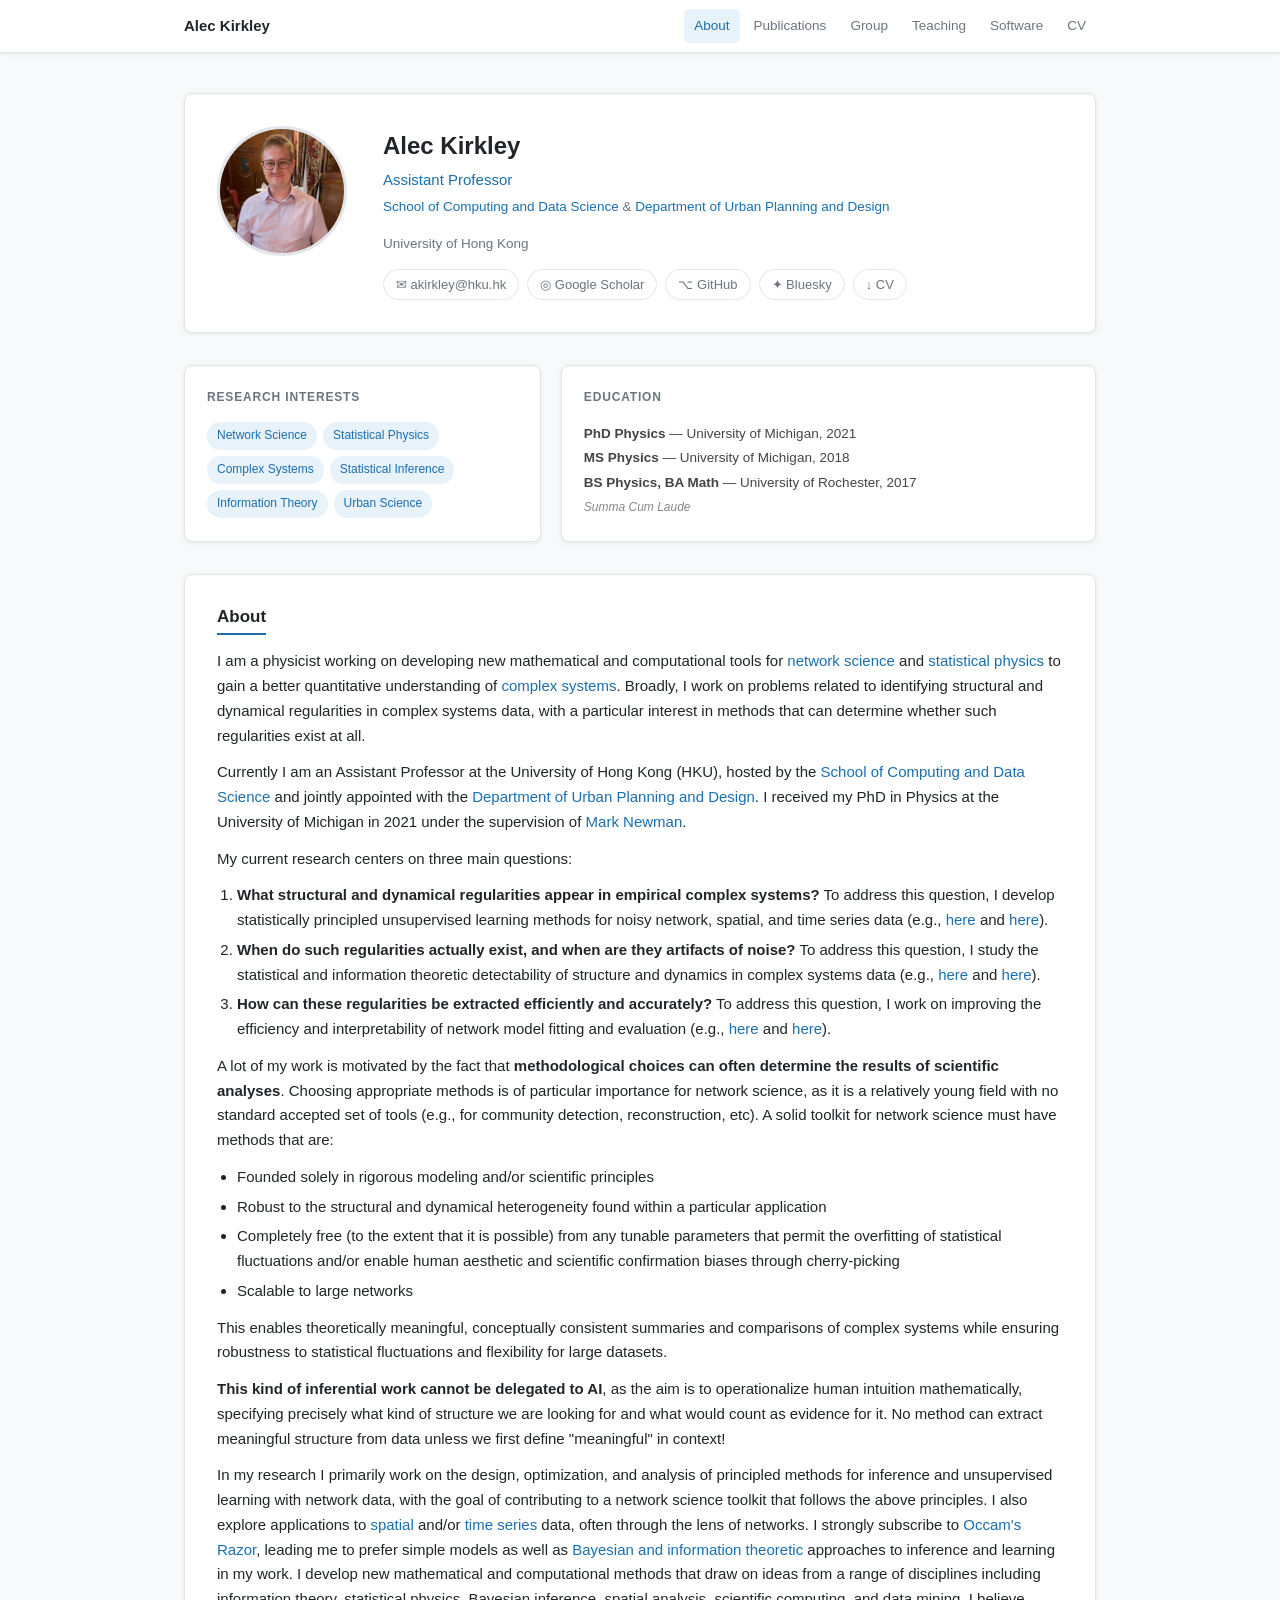
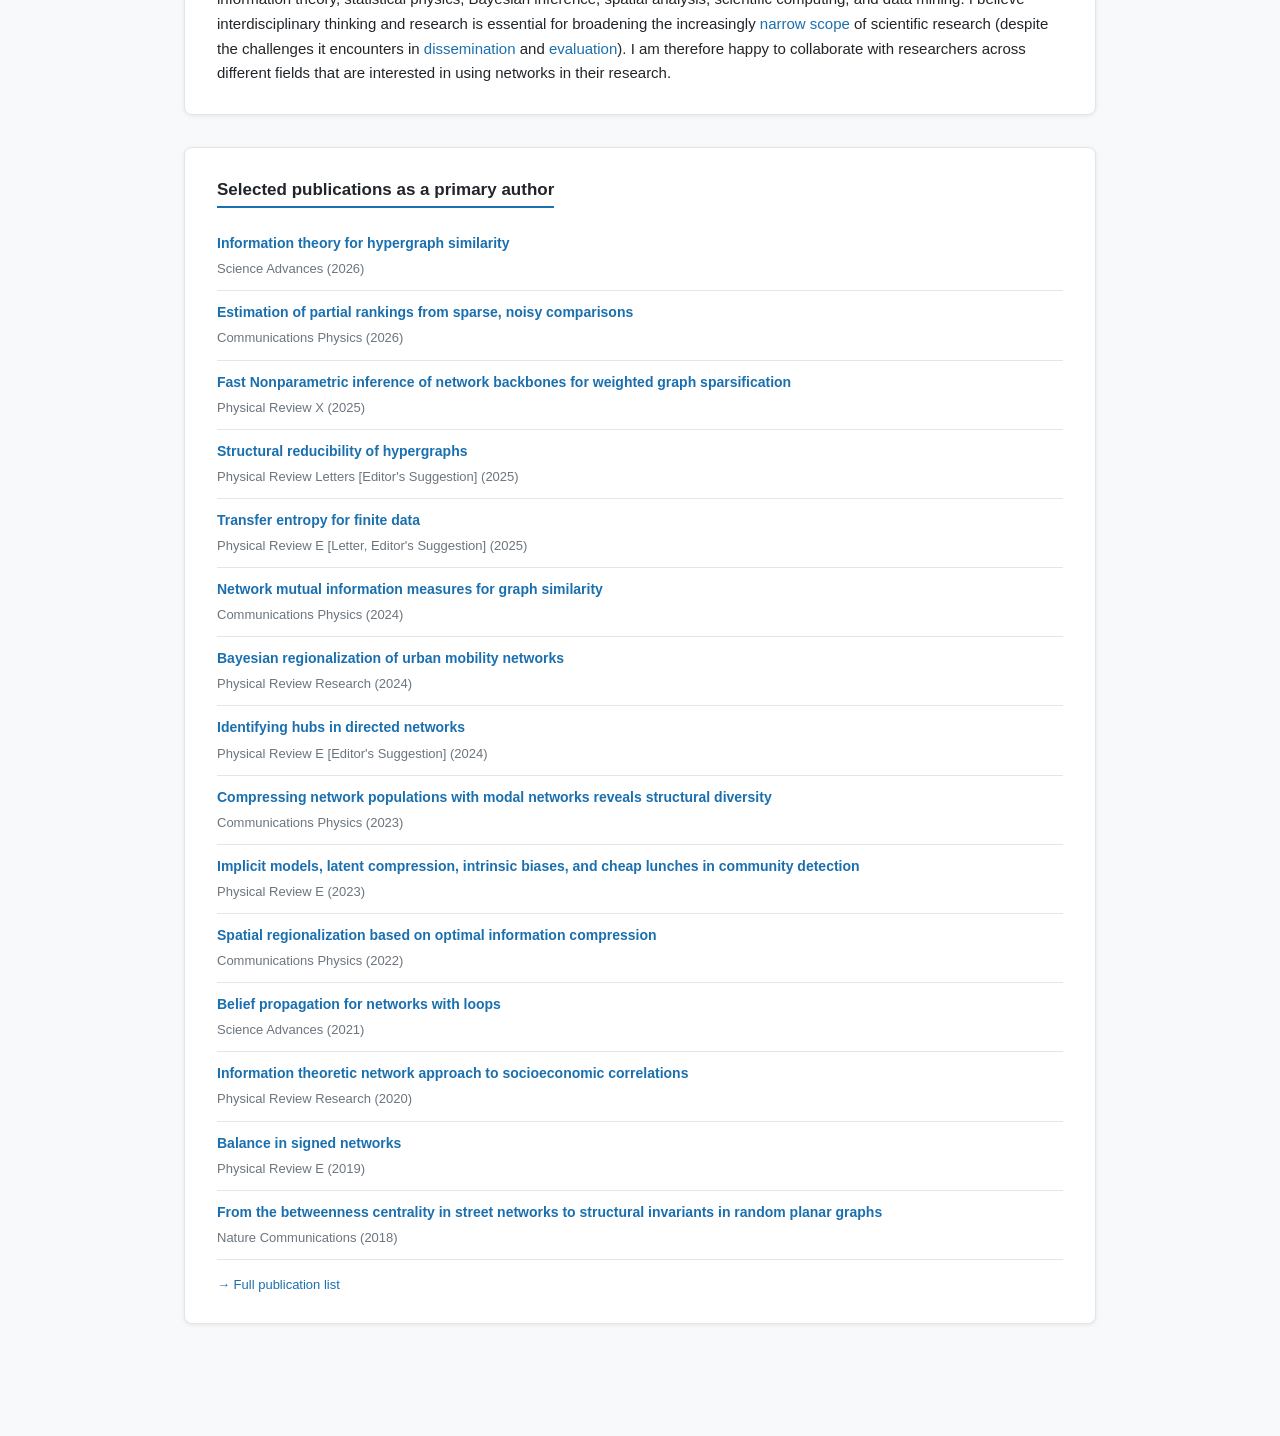
<file: index.html>
<!DOCTYPE html>
<html lang="en">
<head>
<meta charset="UTF-8">
<meta name="viewport" content="width=device-width, initial-scale=1.0">
<title>Alec Kirkley</title>
<link rel="stylesheet" href="style.css">
</head>
<body>

<nav>
  <div class="nav-inner">
    <a class="nav-brand" href="index.html">Alec Kirkley</a>
    <a class="nav-link active" href="index.html">About</a>
    <a class="nav-link" href="pubs.html">Publications</a>
    <a class="nav-link" href="group.html">Group</a>
    <a class="nav-link" href="teaching.html">Teaching</a>
    <a class="nav-link" href="software.html">Software</a>
    <a class="nav-link" href="files/cv.pdf">CV</a>
  </div>
</nav>

<div class="page">

  <!-- Hero -->
  <div class="hero">
    <img class="hero-photo" src="files/avatar.jpg" alt="Alec Kirkley">
    <div class="hero-body">
      <div class="hero-name">Alec Kirkley</div>
      <div class="hero-role">Assistant Professor</div>
      <div class="hero-org"><a href="https://www.cds.hku.hk/" target="_blank">School of Computing and Data Science</a> &amp; <a href="https://www.arch.hku.hk/staff/upad/kirkley-alec/?dept=upad" target="_blank">Department of Urban Planning and Design</a></div>
      <div class="hero-org">University of Hong Kong</div>
      <div class="hero-links">
        <a class="hero-link" href="mailto:akirkley@hku.hk">✉ akirkley@hku.hk</a>
        <a class="hero-link" href="https://scholar.google.com/citations?user=42b-2NcAAAAJ&hl=en" target="_blank">◎ Google Scholar</a>
        <a class="hero-link" href="https://github.com/aleckirkley" target="_blank">⌥ GitHub</a>
        <a class="hero-link" href="https://bsky.app/profile/captainkirk1041.bsky.social" target="_blank">✦ Bluesky</a>
        <a class="hero-link" href="files/cv.pdf">↓ CV</a>
      </div>
    </div>
  </div>

  <!-- 2-column info cards -->
  <div class="grid-2">
    <div class="card">
      <div class="card-title">Research Interests</div>
      <div class="tag-list">
        <span class="tag">Network Science</span>
        <span class="tag">Statistical Physics</span>
        <span class="tag">Complex Systems</span>
        <span class="tag">Statistical Inference</span>
        <span class="tag">Information Theory</span>
        <span class="tag">Urban Science</span>
      </div>
    </div>
    <div class="card">
      <div class="card-title">Education</div>
      <div style="font-size:13.5px; color:#444; line-height:1.8;">
        <div><strong>PhD Physics</strong> — University of Michigan, 2021</div>
        <div><strong>MS Physics</strong> — University of Michigan, 2018</div>
        <div><strong>BS Physics, BA Math</strong> — University of Rochester, 2017<br><em style="font-size:12px;color:#888">Summa Cum Laude</em></div>
      </div>
    </div>
  </div>

  <!-- Bio + Selected Pubs -->
  <div>
    <div class="section">
      <h2>About</h2>
      <p>I am a physicist working on developing new mathematical and computational tools for <a href="https://en.wikipedia.org/wiki/Network_science">network science</a> and <a href="https://en.wikipedia.org/wiki/Statistical_physics">statistical physics</a> to gain a better quantitative understanding of <a href="https://en.wikipedia.org/wiki/Complex_system">complex systems</a>. Broadly, I work on problems related to identifying structural and dynamical regularities in complex systems data, with a particular interest in methods that can determine whether such regularities exist at all.</p>
      <p>Currently I am an Assistant Professor at the University of Hong Kong (HKU), hosted by the <a href="https://www.cds.hku.hk/">School of Computing and Data Science</a> and jointly appointed with the <a href="https://www.arch.hku.hk/staff/upad/kirkley-alec/?dept=upad">Department of Urban Planning and Design</a>. I received my PhD in Physics at the University of Michigan in 2021 under the supervision of <a href="http://www-personal.umich.edu/~mejn/">Mark Newman</a>.</p>
      <p>My current research centers on three main questions:</p>
      <ol>        
        <li><strong>What structural and dynamical regularities appear in empirical complex systems?</strong> To address this question, I develop statistically principled unsupervised learning methods for noisy network, spatial, and time series data (e.g., <a href="https://journals.aps.org/prx/abstract/10.1103/4pg6-mtmt">here</a> and <a href="https://www.nature.com/articles/s42005-022-01029-4">here</a>).</li>
        <li><strong>When do such regularities actually exist, and when are they artifacts of noise?</strong> To address this question, I study the statistical and information theoretic detectability of structure and dynamics in complex systems data (e.g., <a href="https://journals.aps.org/prl/abstract/10.1103/xrn7-cz8v">here</a> and <a href="https://journals.aps.org/pre/abstract/10.1103/tcss-5hn3">here</a>).</li>
        <li><strong>How can these regularities be extracted efficiently and accurately?</strong> To address this question, I work on improving the efficiency and interpretability of network model fitting and evaluation (e.g., <a href="https://advances.sciencemag.org/content/7/17/eabf1211">here</a> and <a href="https://journals.aps.org/prresearch/abstract/10.1103/PhysRevResearch.6.033307">here</a>).</li>
      </ol>
      <p>A lot of my work is motivated by the fact that <strong>methodological choices can often determine the results of scientific analyses</strong>. Choosing appropriate methods is of particular importance for network science, as it is a relatively young field with no standard accepted set of tools (e.g., for community detection, reconstruction, etc). A solid toolkit for network science must have methods that are:</p>
      <ul>
        <li>Founded solely in rigorous modeling and/or scientific principles</li>
        <li>Robust to the structural and dynamical heterogeneity found within a particular application</li>
        <li>Completely free (to the extent that it is possible) from any tunable parameters that permit the overfitting of statistical fluctuations and/or enable human aesthetic and scientific confirmation biases through cherry-picking</li>
        <li>Scalable to large networks</li>
      </ul>
      <p>This enables theoretically meaningful, conceptually consistent summaries and comparisons of complex systems while ensuring robustness to statistical fluctuations and flexibility for large datasets.</p> 
        
        <p><strong>This kind of inferential work cannot be delegated to AI</strong>, as the aim is to operationalize human intuition mathematically, specifying precisely what kind of structure we are looking for and what would count as evidence for it. No method can extract meaningful structure from data unless we first define "meaningful" in context!</p> 
        
        <p>In my research I primarily work on the design, optimization, and analysis of principled methods for inference and unsupervised learning with network data, with the goal of contributing to a network science toolkit that follows the above principles. I also explore applications to <a href="https://www.nature.com/articles/s42005-022-01029-4">spatial</a> and/or <a href="https://journals.aps.org/pre/abstract/10.1103/tcss-5hn3">time series</a> data, often through the lens of networks. I strongly subscribe to <a href="https://simple.wikipedia.org/wiki/Occam%27s_razor">Occam's Razor</a>, leading me to prefer simple models as well as <a href="https://www.inference.org.uk/mackay/itprnn/ps/343.355.pdf">Bayesian and information theoretic</a> approaches to inference and learning in my work.
      I develop new mathematical and computational methods that draw on ideas from a range of disciplines including information theory, statistical physics, Bayesian inference, spatial analysis, scientific computing, and data mining. I believe interdisciplinary thinking and research is essential for broadening the increasingly <a href="https://www.science.org/doi/10.1126/science.1150473">narrow scope</a> of scientific research (despite the challenges it encounters in <a href="https://www.sciencedirect.com/science/article/abs/pii/S1751157723000937">dissemination</a> and <a href="https://www.tandfonline.com/doi/full/10.1080/00221546.2024.2301912">evaluation</a>). I am therefore happy to collaborate with researchers across different fields that are interested in using networks in their research.</p>
    </div>

    <div class="section">
      <h2>Selected publications as a primary author</h2>
      <div class="sel-pub">
        <strong><a href="https://www.science.org/doi/10.1126/sciadv.aec5619" target="_blank">Information theory for hypergraph similarity</a></strong>
        <span>Science Advances (2026)</span>
      </div>
      <div class="sel-pub">
        <strong><a href="https://www.nature.com/articles/s42005-025-02461-y" target="_blank">Estimation of partial rankings from sparse, noisy comparisons</a></strong>
        <span>Communications Physics (2026)</span>
      </div>
      <div class="sel-pub">
        <strong><a href="https://journals.aps.org/prx/abstract/10.1103/4pg6-mtmt" target="_blank">Fast Nonparametric inference of network backbones for weighted graph sparsification</a></strong>
        <span>Physical Review X (2025)</span>
      </div>
      <div class="sel-pub">
        <strong><a href="https://journals.aps.org/prl/abstract/10.1103/xrn7-cz8v" target="_blank">Structural reducibility of hypergraphs</a></strong>
        <span>Physical Review Letters [Editor's Suggestion] (2025)</span>
      </div>
      <div class="sel-pub">
        <strong><a href="https://journals.aps.org/pre/abstract/10.1103/tcss-5hn3" target="_blank">Transfer entropy for finite data</a></strong>
        <span>Physical Review E [Letter, Editor's Suggestion] (2025)</span>
      </div>
      <div class="sel-pub">
        <strong><a href="https://www.nature.com/articles/s42005-024-01830-3" target="_blank">Network mutual information measures for graph similarity</a></strong>
        <span>Communications Physics (2024)</span>
      </div>
      <div class="sel-pub">
        <strong><a href="https://journals.aps.org/prresearch/abstract/10.1103/PhysRevResearch.6.033307" target="_blank">Bayesian regionalization of urban mobility networks</a></strong>
        <span>Physical Review Research (2024)</span>
      </div>
      <div class="sel-pub">
        <strong><a href="https://journals.aps.org/pre/abstract/10.1103/PhysRevE.109.034310/" target="_blank">Identifying hubs in directed networks</a></strong>
        <span>Physical Review E [Editor's Suggestion] (2024)</span>
      </div>
      <div class="sel-pub">
        <strong><a href="https://www.nature.com/articles/s42005-023-01270-5" target="_blank">Compressing network populations with modal networks reveals structural diversity</a></strong>
        <span>Communications Physics (2023)</span>
      </div>
      <div class="sel-pub">
        <strong><a href="https://journals.aps.org/pre/abstract/10.1103/PhysRevE.108.024309" target="_blank">Implicit models, latent compression, intrinsic biases, and cheap lunches in community detection</a></strong>
        <span>Physical Review E (2023)</span>
      </div>
      <div class="sel-pub">
        <strong><a href="https://www.nature.com/articles/s42005-022-01029-4" target="_blank">Spatial regionalization based on optimal information compression</a></strong>
        <span>Communications Physics (2022)</span>
      </div>
      <div class="sel-pub">
        <strong><a href="https://advances.sciencemag.org/content/7/17/eabf1211" target="_blank">Belief propagation for networks with loops</a></strong>
        <span>Science Advances (2021)</span>
      </div>
      <div class="sel-pub">
        <strong><a href="https://journals.aps.org/prresearch/abstract/10.1103/PhysRevResearch.2.043212" target="_blank">Information theoretic network approach to socioeconomic correlations</a></strong>
        <span>Physical Review Research (2020)</span>
      </div>
      <div class="sel-pub">
        <strong><a href="https://journals.aps.org/pre/abstract/10.1103/PhysRevE.99.012320" target="_blank">Balance in signed networks</a></strong>
        <span>Physical Review E (2019)</span>
      </div>
      <div class="sel-pub">
        <strong><a href="https://www.nature.com/articles/s41467-018-04978-z" target="_blank">From the betweenness centrality in street networks to structural invariants in random planar graphs</a></strong>
        <span>Nature Communications (2018)</span>
      </div>
      <p style="margin-top:14px; font-size:13px;"><a href="pubs.html">→ Full publication list</a></p>
    </div>
  </div>

</div>
</body>
</html>
</file>
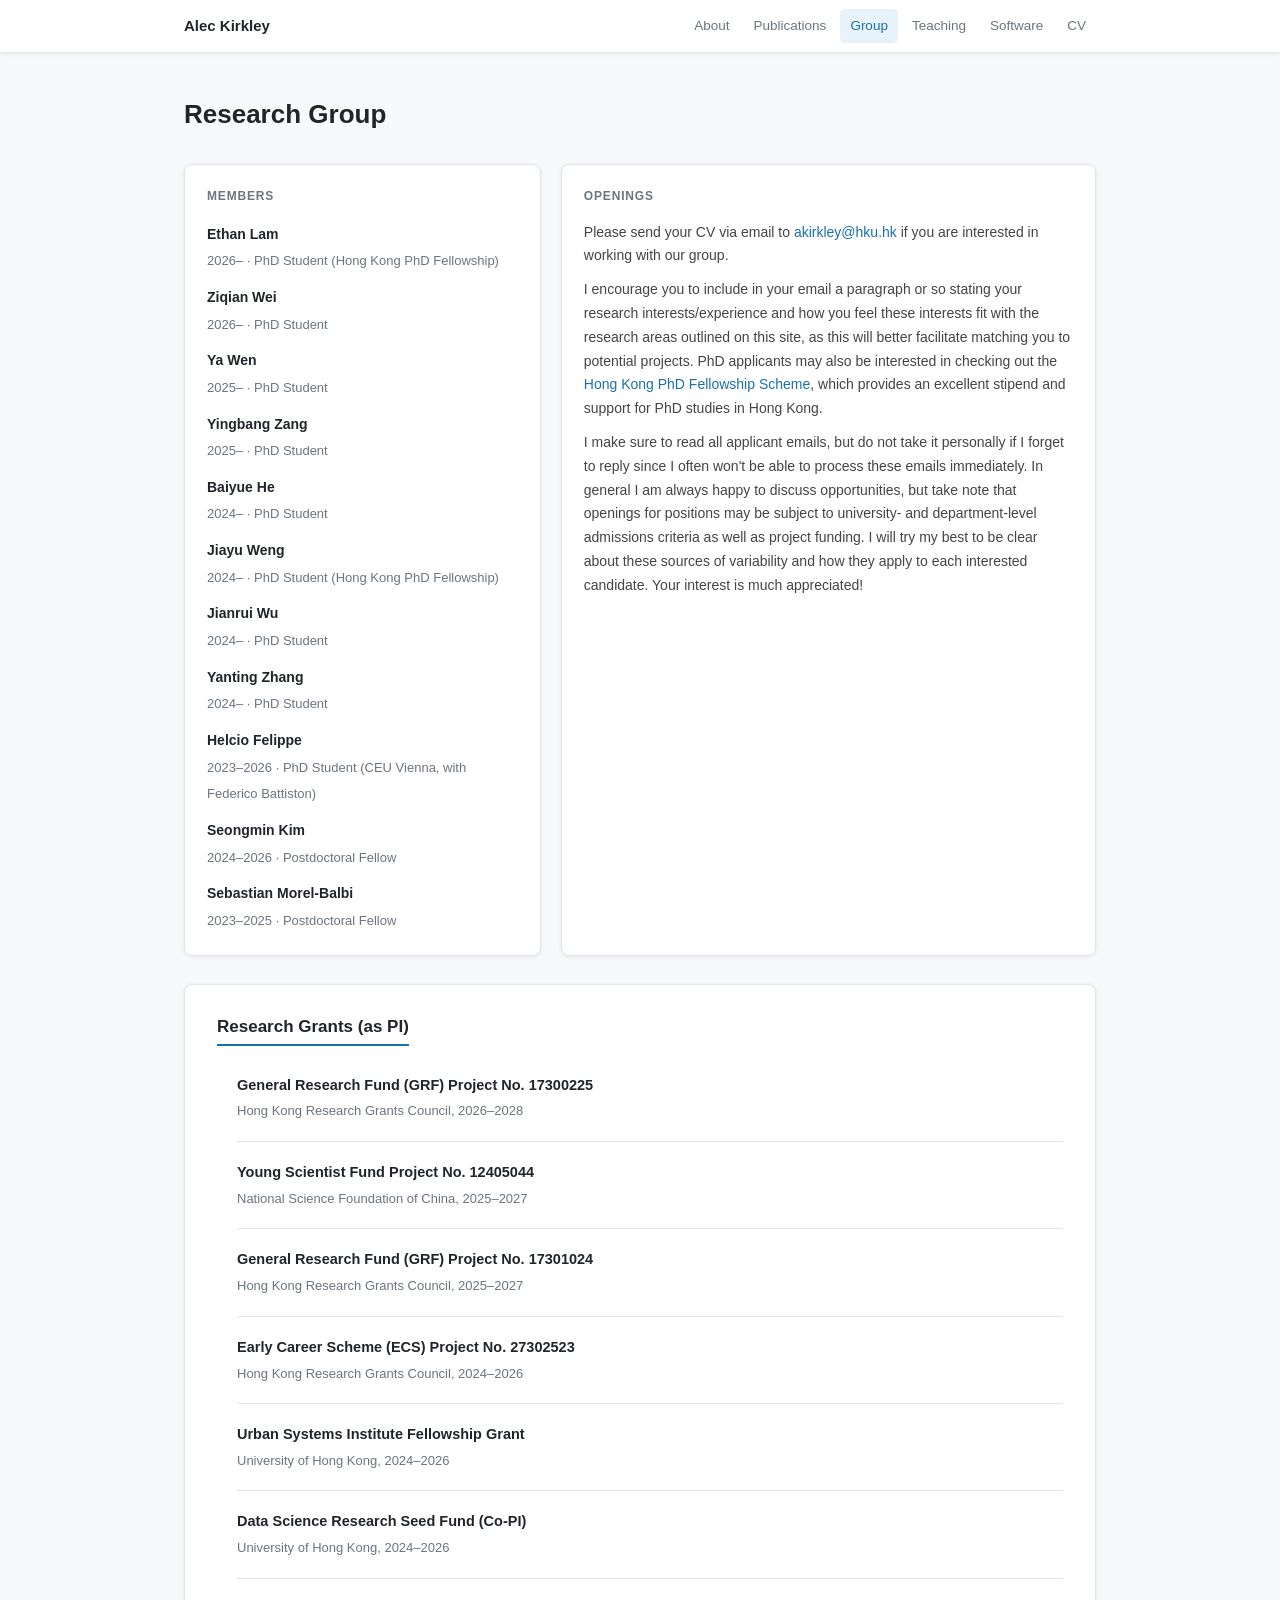
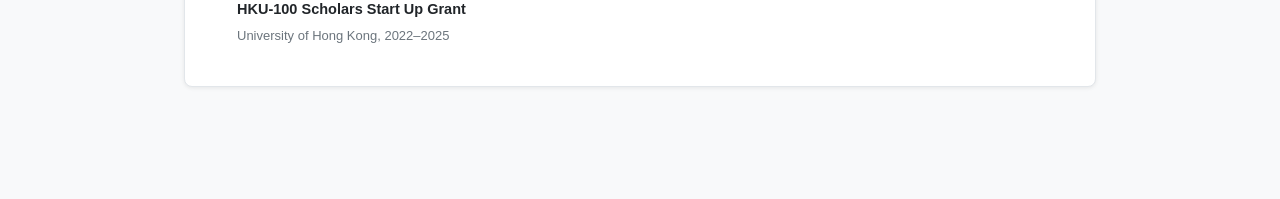
<file: group.html>
<!DOCTYPE html>
<html lang="en">
<head>
<meta charset="UTF-8">
<meta name="viewport" content="width=device-width, initial-scale=1.0">
<title>Research Group — Alec Kirkley</title>
<link rel="stylesheet" href="style.css">
</head>
<body>

<nav>
  <div class="nav-inner">
    <a class="nav-brand" href="index.html">Alec Kirkley</a>
    <a class="nav-link" href="index.html">About</a>
    <a class="nav-link" href="pubs.html">Publications</a>
    <a class="nav-link active" href="group.html">Group</a>
    <a class="nav-link" href="teaching.html">Teaching</a>
    <a class="nav-link" href="software.html">Software</a>
    <a class="nav-link" href="files/cv.pdf">CV</a>
  </div>
</nav>

<div class="page">
  <div class="page-header">
    <h1>Research Group</h1>
  </div>

  <div class="grid-2" style="margin-bottom:28px;">
    <div class="card">
      <div class="card-title">Members</div>
      <ul style="list-style:none;padding:0;font-size:14px;line-height:1.9;">
        <li><strong>Ethan Lam</strong><br><span style="color:#6c757d;font-size:13px;">2026– &middot; PhD Student (Hong Kong PhD Fellowship)</span></li>
        <li style="margin-top:10px;"><strong>Ziqian Wei</strong><br><span style="color:#6c757d;font-size:13px;">2026– &middot; PhD Student</span></li>
        <li style="margin-top:10px;"><strong>Ya Wen</strong><br><span style="color:#6c757d;font-size:13px;">2025– &middot; PhD Student</span></li>
        <li style="margin-top:10px;"><strong>Yingbang Zang</strong><br><span style="color:#6c757d;font-size:13px;">2025– &middot; PhD Student</span></li>
        <li style="margin-top:10px;"><strong>Baiyue He</strong><br><span style="color:#6c757d;font-size:13px;">2024– &middot; PhD Student</span></li>
        <li style="margin-top:10px;"><strong>Jiayu Weng</strong><br><span style="color:#6c757d;font-size:13px;">2024– &middot; PhD Student (Hong Kong PhD Fellowship)</span></li>
        <li style="margin-top:10px;"><strong>Jianrui Wu</strong><br><span style="color:#6c757d;font-size:13px;">2024– &middot; PhD Student</span></li>
        <li style="margin-top:10px;"><strong>Yanting Zhang</strong><br><span style="color:#6c757d;font-size:13px;">2024– &middot; PhD Student</span></li>
        <li style="margin-top:10px;"><strong>Helcio Felippe</strong><br><span style="color:#6c757d;font-size:13px;">2023–2026 &middot; PhD Student (CEU Vienna, with Federico Battiston)</span></li>
        <li style="margin-top:10px;"><strong>Seongmin Kim</strong><br><span style="color:#6c757d;font-size:13px;">2024–2026 &middot; Postdoctoral Fellow</span></li>
        <li style="margin-top:10px;"><strong>Sebastian Morel-Balbi</strong><br><span style="color:#6c757d;font-size:13px;">2023–2025 &middot; Postdoctoral Fellow</span></li>
      </ul>
    </div>
    <div class="card">
      <div class="card-title">Openings</div>
      <p style="font-size:14px;color:#444;line-height:1.7;">Please send your CV via email to <a href="mailto:akirkley@hku.hk">akirkley@hku.hk</a> if you are interested in working with our group.</p>
      <p style="font-size:14px;color:#444;line-height:1.7;margin-top:10px;">I encourage you to include in your email a paragraph or so stating your research interests/experience and how you feel these interests fit with the research areas outlined on this site, as this will better facilitate matching you to potential projects. PhD applicants may also be interested in checking out the <a href="https://cerg1.ugc.edu.hk/hkpfs/index.html" target="_blank">Hong Kong PhD Fellowship Scheme</a>, which provides an excellent stipend and support for PhD studies in Hong Kong.</p>
      <p style="font-size:14px;color:#444;line-height:1.7;margin-top:10px;">I make sure to read all applicant emails, but do not take it personally if I forget to reply since I often won't be able to process these emails immediately. In general I am always happy to discuss opportunities, but take note that openings for positions may be subject to university- and department-level admissions criteria as well as project funding. I will try my best to be clear about these sources of variability and how they apply to each interested candidate. Your interest is much appreciated!</p>
    </div>
  </div>

  <div class="section">
    <h2>Research Grants (as PI)</h2>
    <ul class="pub-list">
      <li class="pub-item">
        <div class="pub-title">General Research Fund (GRF) Project No. 17300225</div>
        <div class="pub-venue">Hong Kong Research Grants Council, 2026–2028</div>
      </li>
      <li class="pub-item">
        <div class="pub-title">Young Scientist Fund Project No. 12405044</div>
        <div class="pub-venue">National Science Foundation of China, 2025–2027</div>
      </li>
      <li class="pub-item">
        <div class="pub-title">General Research Fund (GRF) Project No. 17301024</div>
        <div class="pub-venue">Hong Kong Research Grants Council, 2025–2027</div>
      </li>
      <li class="pub-item">
        <div class="pub-title">Early Career Scheme (ECS) Project No. 27302523</div>
        <div class="pub-venue">Hong Kong Research Grants Council, 2024–2026</div>
      </li>
      <li class="pub-item">
        <div class="pub-title">Urban Systems Institute Fellowship Grant</div>
        <div class="pub-venue">University of Hong Kong, 2024–2026</div>
      </li>
      <li class="pub-item">
        <div class="pub-title">Data Science Research Seed Fund (Co-PI)</div>
        <div class="pub-venue">University of Hong Kong, 2024–2026</div>
      </li>
      <li class="pub-item">
        <div class="pub-title">HKU-100 Scholars Start Up Grant</div>
        <div class="pub-venue">University of Hong Kong, 2022–2025</div>
      </li>
    </ul>
  </div>
</div>
</body>
</html>
</file>
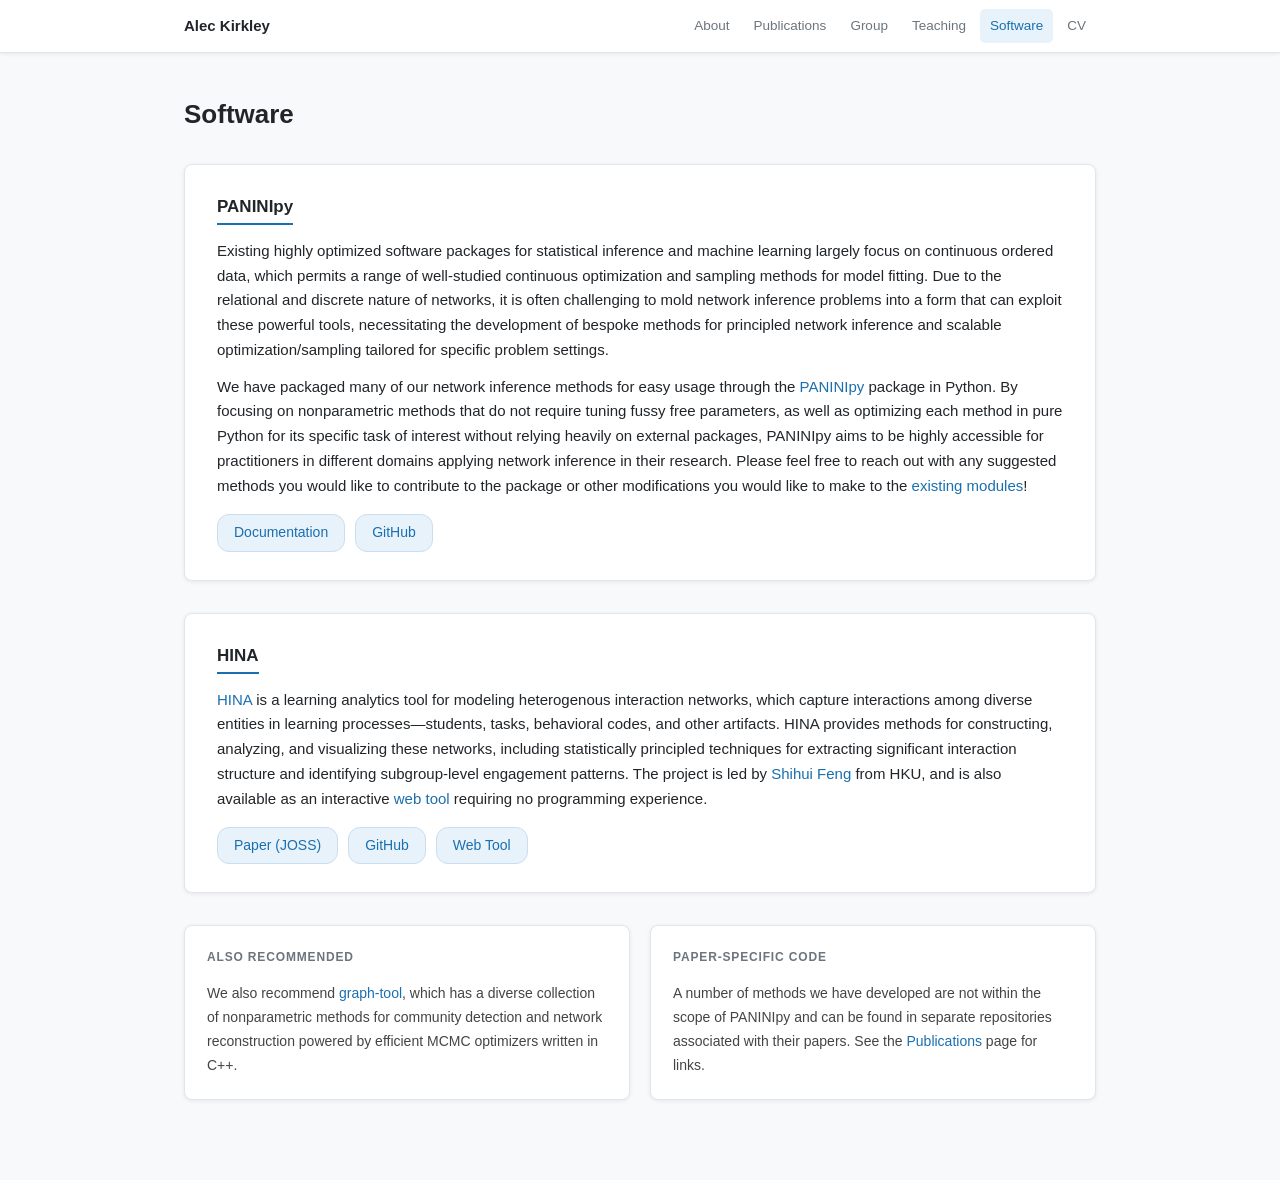
<file: software.html>
<!DOCTYPE html>
<html lang="en">
<head>
<meta charset="UTF-8">
<meta name="viewport" content="width=device-width, initial-scale=1.0">
<title>Software — Alec Kirkley</title>
<link rel="stylesheet" href="style.css">
</head>
<body>

<nav>
  <div class="nav-inner">
    <a class="nav-brand" href="index.html">Alec Kirkley</a>
    <a class="nav-link" href="index.html">About</a>
    <a class="nav-link" href="pubs.html">Publications</a>
    <a class="nav-link" href="group.html">Group</a>
    <a class="nav-link" href="teaching.html">Teaching</a>
    <a class="nav-link active" href="software.html">Software</a>
    <a class="nav-link" href="files/cv.pdf">CV</a>
  </div>
</nav>

<div class="page">
  <div class="page-header">
    <h1>Software</h1>
  </div>

  <div class="section">
    <h2>PANINIpy</h2>
    <p>Existing highly optimized software packages for statistical inference and machine learning largely focus on continuous ordered data, which permits a range of well-studied continuous optimization and sampling methods for model fitting. Due to the relational and discrete nature of networks, it is often challenging to mold network inference problems into a form that can exploit these powerful tools, necessitating the development of bespoke methods for principled network inference and scalable optimization/sampling tailored for specific problem settings.</p>
    <p>We have packaged many of our network inference methods for easy usage through the <a href="https://paninipy.readthedocs.io/en/latest/">PANINIpy</a> package in Python. By focusing on nonparametric methods that do not require tuning fussy free parameters, as well as optimizing each method in pure Python for its specific task of interest without relying heavily on external packages, PANINIpy aims to be highly accessible for practitioners in different domains applying network inference in their research. Please feel free to reach out with any suggested methods you would like to contribute to the package or other modifications you would like to make to the <a href="https://github.com/HKU-Complex-Networks-Lab/PANINIpy" target="_blank">existing modules</a>!</p>
    <div style="margin-top:16px;display:flex;gap:10px;flex-wrap:wrap;">
      <a class="pub-link" href="https://paninipy.readthedocs.io/en/latest/" target="_blank" style="font-size:14px;padding:6px 16px;">Documentation</a>
      <a class="pub-link" href="https://github.com/HKU-Complex-Networks-Lab/PANINIpy" target="_blank" style="font-size:14px;padding:6px 16px;">GitHub</a>
    </div>
  </div>
  <div class="section">
    <h2>HINA</h2>
    <p><a href="https://github.com/SHF-NAILResearchGroup/HINA" target="_blank">HINA</a> is a learning analytics tool for modeling heterogenous interaction networks, which capture interactions among diverse entities in learning processes—students, tasks, behavioral codes, and other artifacts. HINA provides methods for constructing, analyzing, and visualizing these networks, including statistically principled techniques for extracting significant interaction structure and identifying subgroup-level engagement patterns. The project is led by <a href="https://web.edu.hku.hk/faculty-academics/shihuife" target="_blank">Shihui Feng</a> from HKU, and is also available as an interactive <a href="https://hina-network.com/login" target="_blank">web tool</a> requiring no programming experience.</p>
    <div style="margin-top:16px;display:flex;gap:10px;flex-wrap:wrap;">
      <a class="pub-link" href="https://joss.theoj.org/papers/10.21105/joss.08299" target="_blank" style="font-size:14px;padding:6px 16px;">Paper (JOSS)</a>
      <a class="pub-link" href="https://github.com/SHF-NAILResearchGroup/HINA" target="_blank" style="font-size:14px;padding:6px 16px;">GitHub</a>
      <a class="pub-link" href="https://hina-network.com/login" target="_blank" style="font-size:14px;padding:6px 16px;">Web Tool</a>
    </div>
  </div>
  <div style="display:grid;grid-template-columns:1fr 1fr;gap:20px;">
    <div class="card">
      <div class="card-title">Also Recommended</div>
      <p style="font-size:14px;color:#444;line-height:1.7;margin-bottom:0;">We also recommend <a href="https://graph-tool.skewed.de/" target="_blank">graph-tool</a>, which has a diverse collection of nonparametric methods for community detection and network reconstruction powered by efficient MCMC optimizers written in C++.</p>
    </div>
    <div class="card">
      <div class="card-title">Paper-Specific Code</div>
      <p style="font-size:14px;color:#444;line-height:1.7;margin-bottom:0;">A number of methods we have developed are not within the scope of PANINIpy and can be found in separate repositories associated with their papers. See the <a href="pubs.html">Publications</a> page for links.</p>
    </div>
  </div>
</div>
</body>
</html>
</file>
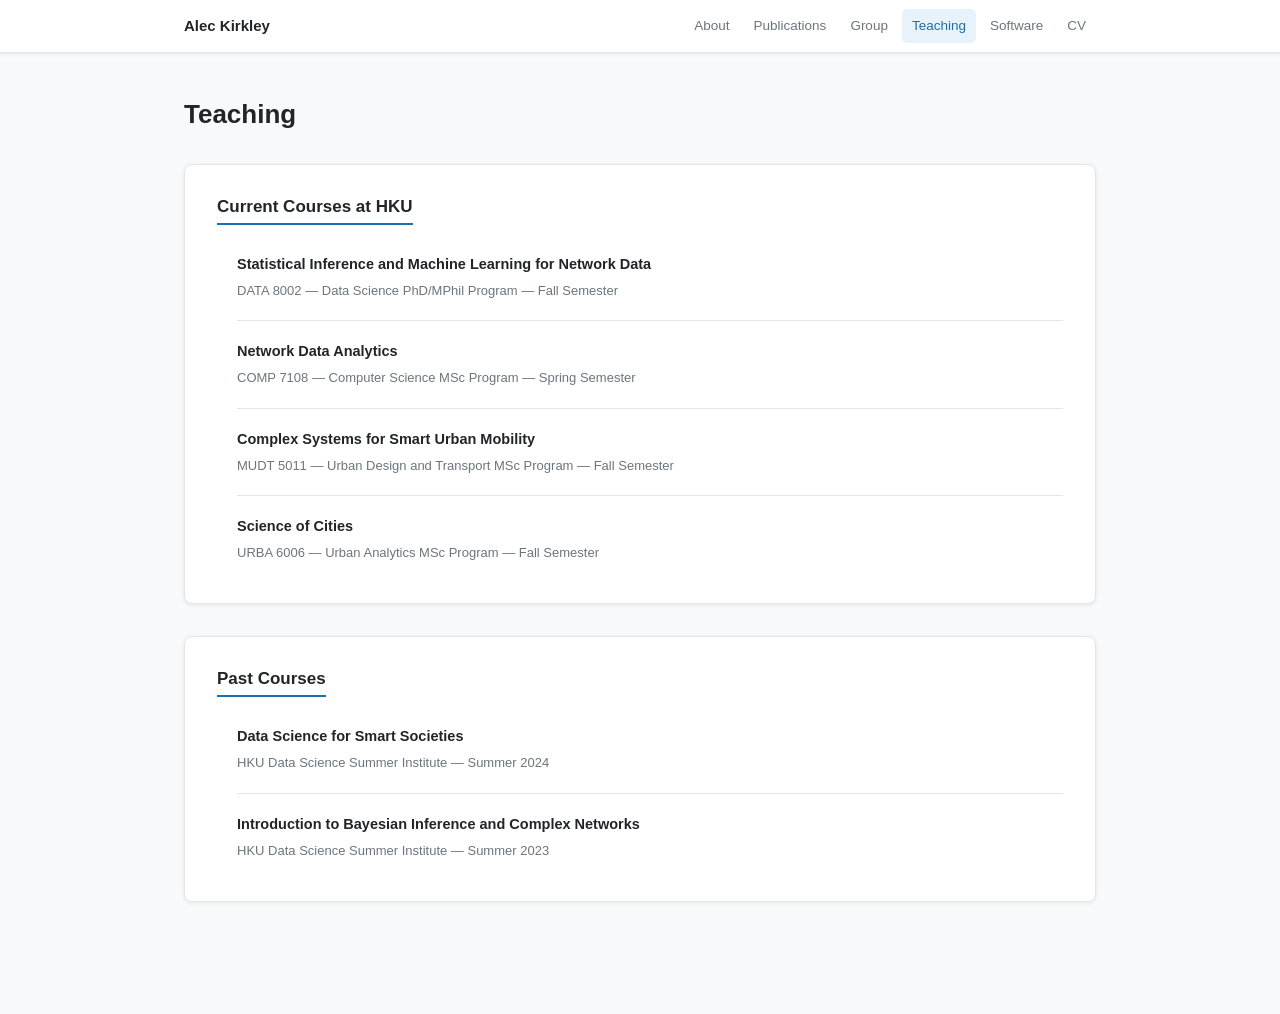
<file: teaching.html>
<!DOCTYPE html>
<html lang="en">
<head>
<meta charset="UTF-8">
<meta name="viewport" content="width=device-width, initial-scale=1.0">
<title>Teaching — Alec Kirkley</title>
<link rel="stylesheet" href="style.css">
</head>
<body>

<nav>
  <div class="nav-inner">
    <a class="nav-brand" href="index.html">Alec Kirkley</a>
    <a class="nav-link" href="index.html">About</a>
    <a class="nav-link" href="pubs.html">Publications</a>
    <a class="nav-link" href="group.html">Group</a>
    <a class="nav-link active" href="teaching.html">Teaching</a>
    <a class="nav-link" href="software.html">Software</a>
    <a class="nav-link" href="files/cv.pdf">CV</a>
  </div>
</nav>

<div class="page">
  <div class="page-header">
    <h1>Teaching</h1>
  </div>

  <div class="section">
    <h2>Current Courses at HKU</h2>
    <ul class="pub-list">
      <li class="pub-item">
        <div class="pub-title">Statistical Inference and Machine Learning for Network Data</div>
        <div class="pub-venue">DATA 8002 &mdash; Data Science PhD/MPhil Program &mdash; Fall Semester</div>
      </li>
      <li class="pub-item">
        <div class="pub-title">Network Data Analytics</div>
        <div class="pub-venue">COMP 7108 &mdash; Computer Science MSc Program &mdash; Spring Semester</div>
      </li>
      <li class="pub-item">
        <div class="pub-title">Complex Systems for Smart Urban Mobility</div>
        <div class="pub-venue">MUDT 5011 &mdash; Urban Design and Transport MSc Program &mdash; Fall Semester</div>
      </li>
      <li class="pub-item">
        <div class="pub-title">Science of Cities</div>
        <div class="pub-venue">URBA 6006 &mdash; Urban Analytics MSc Program &mdash; Fall Semester</div>
      </li>
    </ul>
  </div>
  <div class="section">
    <h2>Past Courses</h2>
    <ul class="pub-list">
      <li class="pub-item">
        <div class="pub-title">Data Science for Smart Societies</div>
        <div class="pub-venue">HKU Data Science Summer Institute &mdash; Summer 2024</div>
      </li>
      <li class="pub-item">
        <div class="pub-title">Introduction to Bayesian Inference and Complex Networks</div>
        <div class="pub-venue">HKU Data Science Summer Institute &mdash; Summer 2023</div>
      </li>
    </ul>
  </div>
</div>
</body>
</html>
</file>
<file: style.css>
*, *::before, *::after { box-sizing: border-box; margin: 0; padding: 0; }

:root {
  --bg: #f8f9fa;
  --surface: #ffffff;
  --border: #e2e6ea;
  --text: #212529;
  --muted: #6c757d;
  --accent: #1a6faf;
  --accent-light: #e8f2fa;
  --radius: 8px;
  --shadow: 0 1px 4px rgba(0,0,0,0.08);
  --shadow-md: 0 3px 12px rgba(0,0,0,0.10);
}

body {
  font-family: -apple-system, BlinkMacSystemFont, "Segoe UI", Roboto, "Helvetica Neue", Arial, sans-serif;
  font-size: 15px;
  line-height: 1.65;
  color: var(--text);
  background: var(--bg);
}

a { color: var(--accent); text-decoration: none; }
a:hover { text-decoration: underline; }

/* NAV */
nav {
  background: var(--surface);
  border-bottom: 1px solid var(--border);
  position: sticky;
  top: 0;
  z-index: 100;
  box-shadow: var(--shadow);
}
.nav-inner {
  max-width: 960px;
  margin: 0 auto;
  padding: 0 24px;
  display: flex;
  align-items: center;
  gap: 4px;
  height: 52px;
}
.nav-brand {
  font-weight: 600;
  font-size: 15px;
  color: var(--text);
  margin-right: auto;
  white-space: nowrap;
}
.nav-brand:hover { text-decoration: none; color: var(--accent); }
nav a.nav-link {
  font-size: 13.5px;
  color: var(--muted);
  padding: 6px 10px;
  border-radius: 5px;
  transition: background 0.15s, color 0.15s;
}
nav a.nav-link:hover, nav a.nav-link.active {
  background: var(--accent-light);
  color: var(--accent);
  text-decoration: none;
}

/* PAGE WRAPPER */
.page { max-width: 960px; margin: 0 auto; padding: 40px 24px 80px; }

/* HERO */
.hero {
  display: flex;
  gap: 36px;
  align-items: flex-start;
  background: var(--surface);
  border: 1px solid var(--border);
  border-radius: var(--radius);
  padding: 32px;
  box-shadow: var(--shadow);
  margin-bottom: 32px;
}
.hero-photo {
  width: 130px;
  height: 130px;
  border-radius: 50%;
  object-fit: cover;
  flex-shrink: 0;
  border: 3px solid var(--border);
}
.hero-body { flex: 1; }
.hero-name { font-size: 24px; font-weight: 700; margin-bottom: 2px; }
.hero-role { color: var(--accent); font-size: 15px; font-weight: 500; margin-bottom: 4px; }
.hero-org { color: var(--muted); font-size: 13.5px; margin-bottom: 14px; }
.hero-links { display: flex; flex-wrap: wrap; gap: 8px; }
.hero-link {
  display: inline-flex;
  align-items: center;
  gap: 5px;
  font-size: 13px;
  color: var(--muted);
  border: 1px solid var(--border);
  border-radius: 20px;
  padding: 4px 12px;
  transition: border-color 0.15s, color 0.15s;
}
.hero-link:hover { border-color: var(--accent); color: var(--accent); text-decoration: none; }

/* GRID */
.grid-3 {
  display: grid;
  grid-template-columns: repeat(3, 1fr);
  gap: 20px;
  margin-bottom: 32px;
}
.grid-2 {
  display: grid;
  grid-template-columns: 2fr 3fr;
  gap: 20px;
  margin-bottom: 32px;
}
@media (max-width: 700px) {
  .grid-3, .grid-2 { grid-template-columns: 1fr; }
  .hero { flex-direction: column; gap: 20px; }
}

/* CARD */
.card {
  background: var(--surface);
  border: 1px solid var(--border);
  border-radius: var(--radius);
  padding: 22px;
  box-shadow: var(--shadow);
}
.card-title {
  font-size: 12px;
  font-weight: 700;
  text-transform: uppercase;
  letter-spacing: 0.07em;
  color: var(--muted);
  margin-bottom: 14px;
}
.tag-list { display: flex; flex-wrap: wrap; gap: 6px; }
.tag {
  background: var(--accent-light);
  color: var(--accent);
  font-size: 12px;
  padding: 4px 10px;
  border-radius: 20px;
  font-weight: 500;
}

/* BIO SECTION */
.section {
  background: var(--surface);
  border: 1px solid var(--border);
  border-radius: var(--radius);
  padding: 28px 32px;
  box-shadow: var(--shadow);
  margin-bottom: 32px;
}
.section h2 {
  font-size: 17px;
  font-weight: 700;
  margin-bottom: 14px;
  color: var(--text);
  border-bottom: 2px solid var(--accent);
  display: inline-block;
  padding-bottom: 2px;
}
.section p { margin-bottom: 12px; color: var(--text); }
.section p:last-child { margin-bottom: 0; }
.section ul, .section ol { padding-left: 20px; margin-bottom: 12px; }
.section li { margin-bottom: 5px; }

/* PUB LIST */
.pub-list { list-style: none; padding: 0; }
.pub-item {
  padding: 14px 0;
  border-bottom: 1px solid var(--border);
}
.pub-item:last-child { border-bottom: none; padding-bottom: 0; }
.pub-title { font-weight: 600; font-size: 14.5px; margin-bottom: 3px; }
.pub-venue { font-size: 13px; color: var(--muted); margin-bottom: 5px; }
.pub-links { display: flex; gap: 8px; flex-wrap: wrap; }
.pub-link {
  font-size: 12px;
  background: var(--accent-light);
  color: var(--accent);
  padding: 2px 10px;
  border-radius: 12px;
  border: 1px solid #c9def0;
}
.pub-link:hover { background: var(--accent); color: #fff; text-decoration: none; }

.section-label {
  font-size: 11px;
  font-weight: 700;
  text-transform: uppercase;
  letter-spacing: 0.1em;
  color: var(--accent);
  margin: 20px 0 10px;
}
.section-label:first-child { margin-top: 0; }

/* PAGE HEADER */
.page-header {
  margin-bottom: 28px;
}
.page-header h1 {
  font-size: 26px;
  font-weight: 700;
}
.page-header p { color: var(--muted); margin-top: 4px; }

/* SELECTED PUBS ON HOME */
.sel-pub {
  padding: 10px 0;
  border-bottom: 1px solid var(--border);
  font-size: 14px;
}
.sel-pub:last-child { border-bottom: none; }
.sel-pub strong { display: block; font-weight: 600; margin-bottom: 2px; }
.sel-pub span { color: var(--muted); font-size: 13px; }

/* CONTACT CARD */
.contact-item { display: flex; align-items: center; gap: 8px; margin-bottom: 10px; font-size: 14px; color: var(--muted); }
.contact-item a { color: var(--text); }
.contact-item:last-child { margin-bottom: 0; }
</file>
